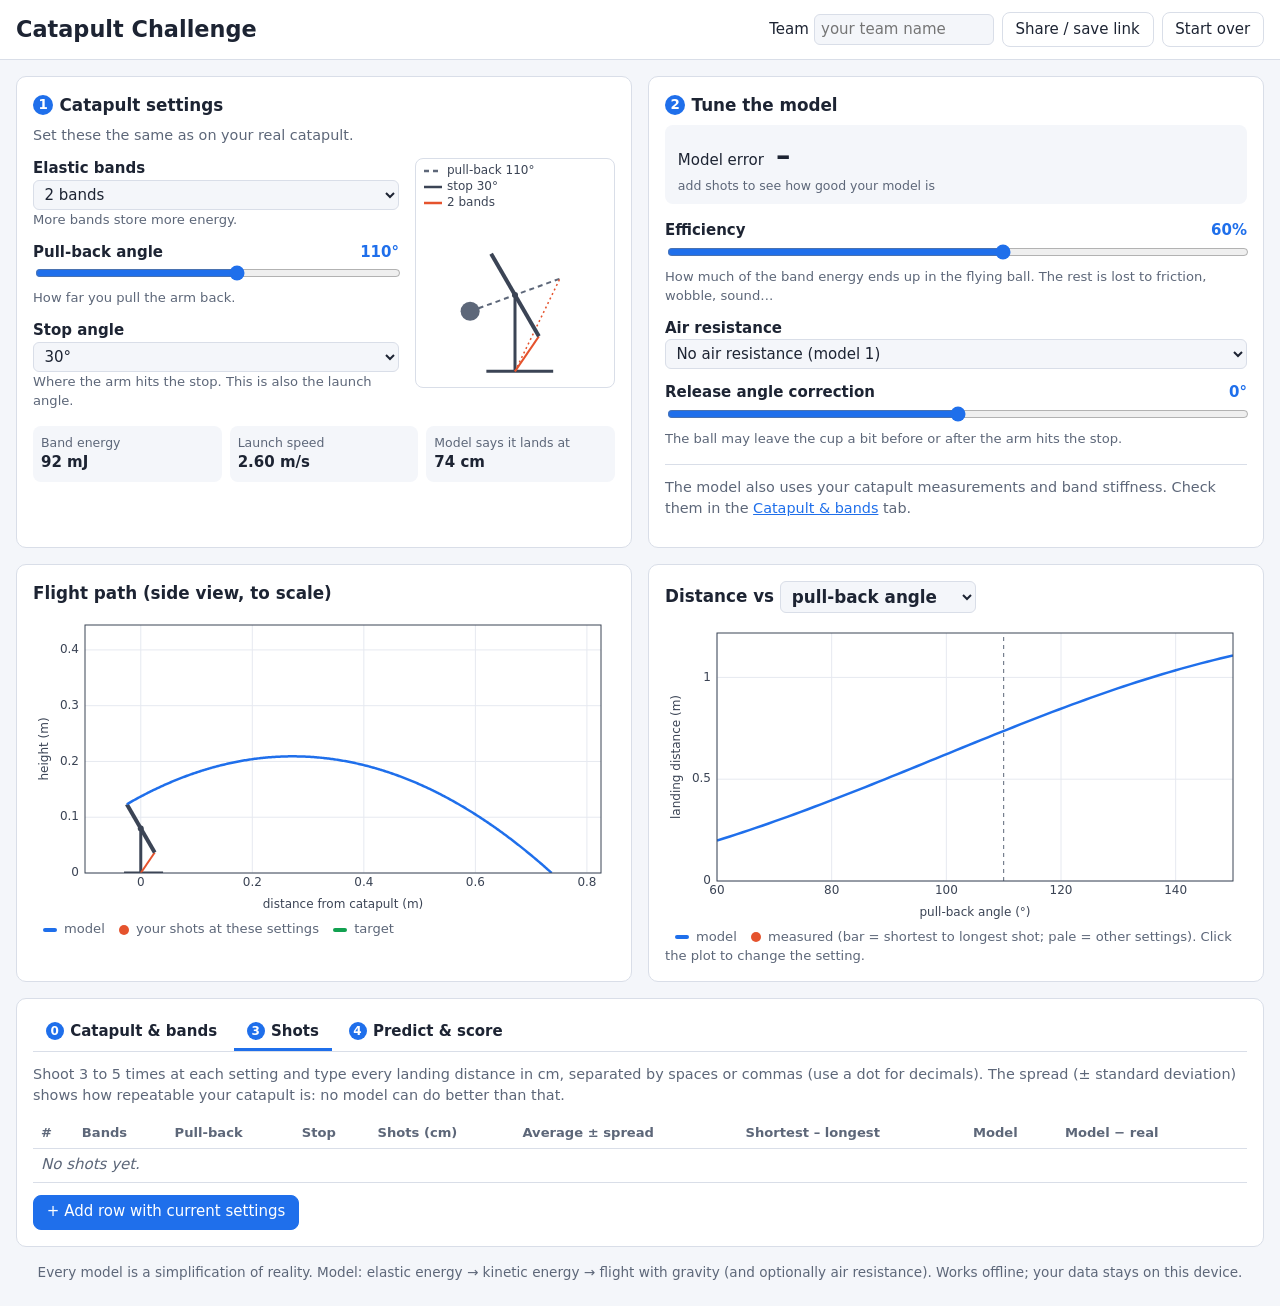
<file: web/index.html>
<!doctype html>
<html lang="en">
  <head>
    <meta charset="utf-8" />
    <meta name="viewport" content="width=device-width, initial-scale=1" />
    <title>Catapult Challenge</title>
    <meta name="description" content="Fit a physics model to your catapult measurements and predict where the ball lands." />
    <link rel="stylesheet" href="css/style.css" />
  </head>
  <body>
    <header class="topbar">
      <h1 id="app-title">Catapult Challenge</h1>
      <div class="topbar-actions">
        <label class="team">Team <input id="team-name" type="text" maxlength="40" placeholder="your team name" autocomplete="off" /></label>
        <button id="share-btn" type="button">Share / save link</button>
        <a id="scoreboard-link" class="button-link" hidden target="_blank" rel="noopener">Scoreboard</a>
        <button id="reset-btn" type="button" class="danger">Start over</button>
      </div>
    </header>
    <div id="share-box" class="share-box" hidden>
      <label for="share-url">Bookmark this link or send it to your teammates. It contains all your data.</label>
      <input id="share-url" type="text" readonly />
    </div>

    <main class="layout">
      <section class="panel" aria-labelledby="settings-h">
        <h2 id="settings-h"><span class="step">1</span> Catapult settings</h2>
        <p class="hint">Set these the same as on your real catapult.</p>
        <div class="settings-grid">
          <div id="settings-controls" class="controls"></div>
          <canvas id="catapult-sketch" class="sketch" aria-label="Sketch of the catapult at the current settings" role="img"></canvas>
        </div>
        <dl class="readout">
          <div><dt>Band energy</dt><dd id="out-energy">–</dd></div>
          <div><dt>Launch speed</dt><dd id="out-speed">–</dd></div>
          <div><dt>Model says it lands at</dt><dd id="out-range">–</dd></div>
        </dl>
      </section>

      <section class="panel" aria-labelledby="fit-h">
        <h2 id="fit-h"><span class="step">2</span> Tune the model</h2>
        <div class="fit-score" aria-live="polite">
          <span>Model error</span>
          <strong id="rms">–</strong>
          <small id="rms-note">add measurements to see how good your model is</small>
        </div>
        <div id="fit-controls" class="controls"></div>
        <p class="hint tip">
          The model also uses your catapult measurements and band stiffness. Check them in the
          <button type="button" class="link" id="goto-catapult">Catapult &amp; bands</button> tab.
        </p>
      </section>

      <section class="panel plot-panel" aria-labelledby="traj-h">
        <h2 id="traj-h">Flight path (side view, to scale)</h2>
        <canvas id="traj-plot" class="plot" role="img" aria-label="Trajectory of the ball"></canvas>
        <p class="legend">
          <span class="swatch model"></span> model
          <span class="swatch data"></span> your shots at these settings
          <span class="swatch target"></span> target
        </p>
      </section>

      <section class="panel plot-panel" aria-labelledby="range-h">
        <h2 id="range-h">
          Distance vs
          <select id="x-axis" aria-label="Horizontal axis">
            <option value="pullBackDeg">pull-back angle</option>
            <option value="stopDeg">stop angle</option>
            <option value="bands">number of bands</option>
          </select>
        </h2>
        <canvas id="range-plot" class="plot" role="img" aria-label="Landing distance against a setting"></canvas>
        <p class="legend">
          <span class="swatch model"></span> model
          <span class="swatch data"></span> measured (bar = shortest to longest shot; pale = other settings).
          Click the plot to change the setting.
        </p>
      </section>

      <section class="panel wide" aria-label="Measurements and predictions">
        <div class="tabs" role="tablist">
          <button role="tab" id="tab-catapult" aria-selected="false" aria-controls="pane-catapult"><span class="step">0</span> Catapult &amp; bands</button>
          <button role="tab" id="tab-measure" aria-selected="true" aria-controls="pane-measure"><span class="step">3</span> Shots</button>
          <button role="tab" id="tab-predict" aria-selected="false" aria-controls="pane-predict"><span class="step">4</span> Predict &amp; score</button>
        </div>

        <div id="pane-catapult" role="tabpanel" aria-labelledby="tab-catapult" hidden>
          <div class="catapult-grid">
            <div>
              <h3>Measure your catapult</h3>
              <p class="hint">
                These are the starting values. Are they right? Measure your own catapult with a ruler and scales and
                correct them. Lengths are measured from the centre of the pivot.
              </p>
              <div id="catapult-form" class="form-grid"></div>
              <dl class="readout compact">
                <div><dt>Arm inertia</dt><dd id="out-inertia">–</dd></div>
                <div><dt>Effective mass (ball + arm)</dt><dd id="out-meff">–</dd></div>
              </dl>
              <p class="hint">
                The arm also has to be accelerated, so it acts like extra mass: the effective mass. A heavy arm wastes
                energy that could have gone into the ball.
              </p>
              <button id="catapult-reset" type="button">Restore starting values</button>
            </div>
            <div>
              <h3>How stiff is one elastic band?</h3>
              <p class="hint">
                Hang one band from a hook. Hang different weights from it and measure the length of the band each time.
                The tool fits a straight line (Hooke's law: F = k · stretch). Rubber is not a perfect spring, so check
                how well the line fits.
              </p>
              <div class="table-wrap">
                <table id="calib-table">
                  <thead><tr><th>#</th><th>Weight (g)</th><th>Band length (cm)</th><th>Force (N)</th><th></th></tr></thead>
                  <tbody></tbody>
                </table>
              </div>
              <button id="add-calib" type="button">+ Add weight</button>
              <canvas id="calib-plot" class="plot small" role="img" aria-label="Force against band length with the fitted line"></canvas>
              <div id="calib-result" class="prediction" aria-live="polite"></div>
            </div>
          </div>
        </div>

        <div id="pane-measure" role="tabpanel" aria-labelledby="tab-measure">
          <p class="hint">
            Shoot 3 to 5 times at each setting and type every landing distance in cm, separated by spaces or commas
            (use a dot for decimals). The spread (± standard deviation) shows how repeatable your catapult is: no
            model can do better than that.
          </p>
          <div class="table-wrap">
            <table id="measure-table">
              <thead>
                <tr>
                  <th>#</th><th>Bands</th><th>Pull-back</th><th>Stop</th><th>Shots (cm)</th>
                  <th>Average ± spread</th><th>Shortest – longest</th><th>Model</th><th>Model − real</th><th></th>
                </tr>
              </thead>
              <tbody></tbody>
            </table>
          </div>
          <button id="add-measurement" type="button" class="primary">+ Add row with current settings</button>
        </div>

        <div id="pane-predict" role="tabpanel" aria-labelledby="tab-predict" hidden>
          <p class="hint">
            Pick a target, let your model find the pull-back angle, set your catapult and lock in the prediction
            <strong>before</strong> you shoot. Then enter where the ball really landed.
          </p>
          <div class="predict-row">
            <div id="target-buttons" class="target-buttons"></div>
            <label>or target distance <input id="target-cm" type="number" min="1" step="1" inputmode="decimal" /> cm</label>
          </div>
          <div id="prediction" class="prediction" aria-live="polite"></div>
          <div class="table-wrap">
            <table id="predict-table">
              <thead>
                <tr>
                  <th>#</th><th>Target</th><th>Setting</th><th>Model said</th><th>Real landing (cm)</th>
                  <th>Miss</th><th>Points</th><th></th>
                </tr>
              </thead>
              <tbody></tbody>
              <tfoot><tr><td colspan="6">Total</td><td id="total-points">0</td><td></td></tr></tfoot>
            </table>
          </div>
        </div>
      </section>
    </main>

    <footer class="footer">
      Every model is a simplification of reality. Model: elastic energy → kinetic energy → flight with gravity
      (and optionally air resistance). Works offline; your data stays on this device.
    </footer>

    <script src="js/config.js"></script>
    <script src="js/model.js"></script>
    <script src="js/analysis.js"></script>
    <script src="js/storage.js"></script>
    <script src="js/plot.js"></script>
    <script src="js/app.js"></script>
  </body>
</html>
</file>
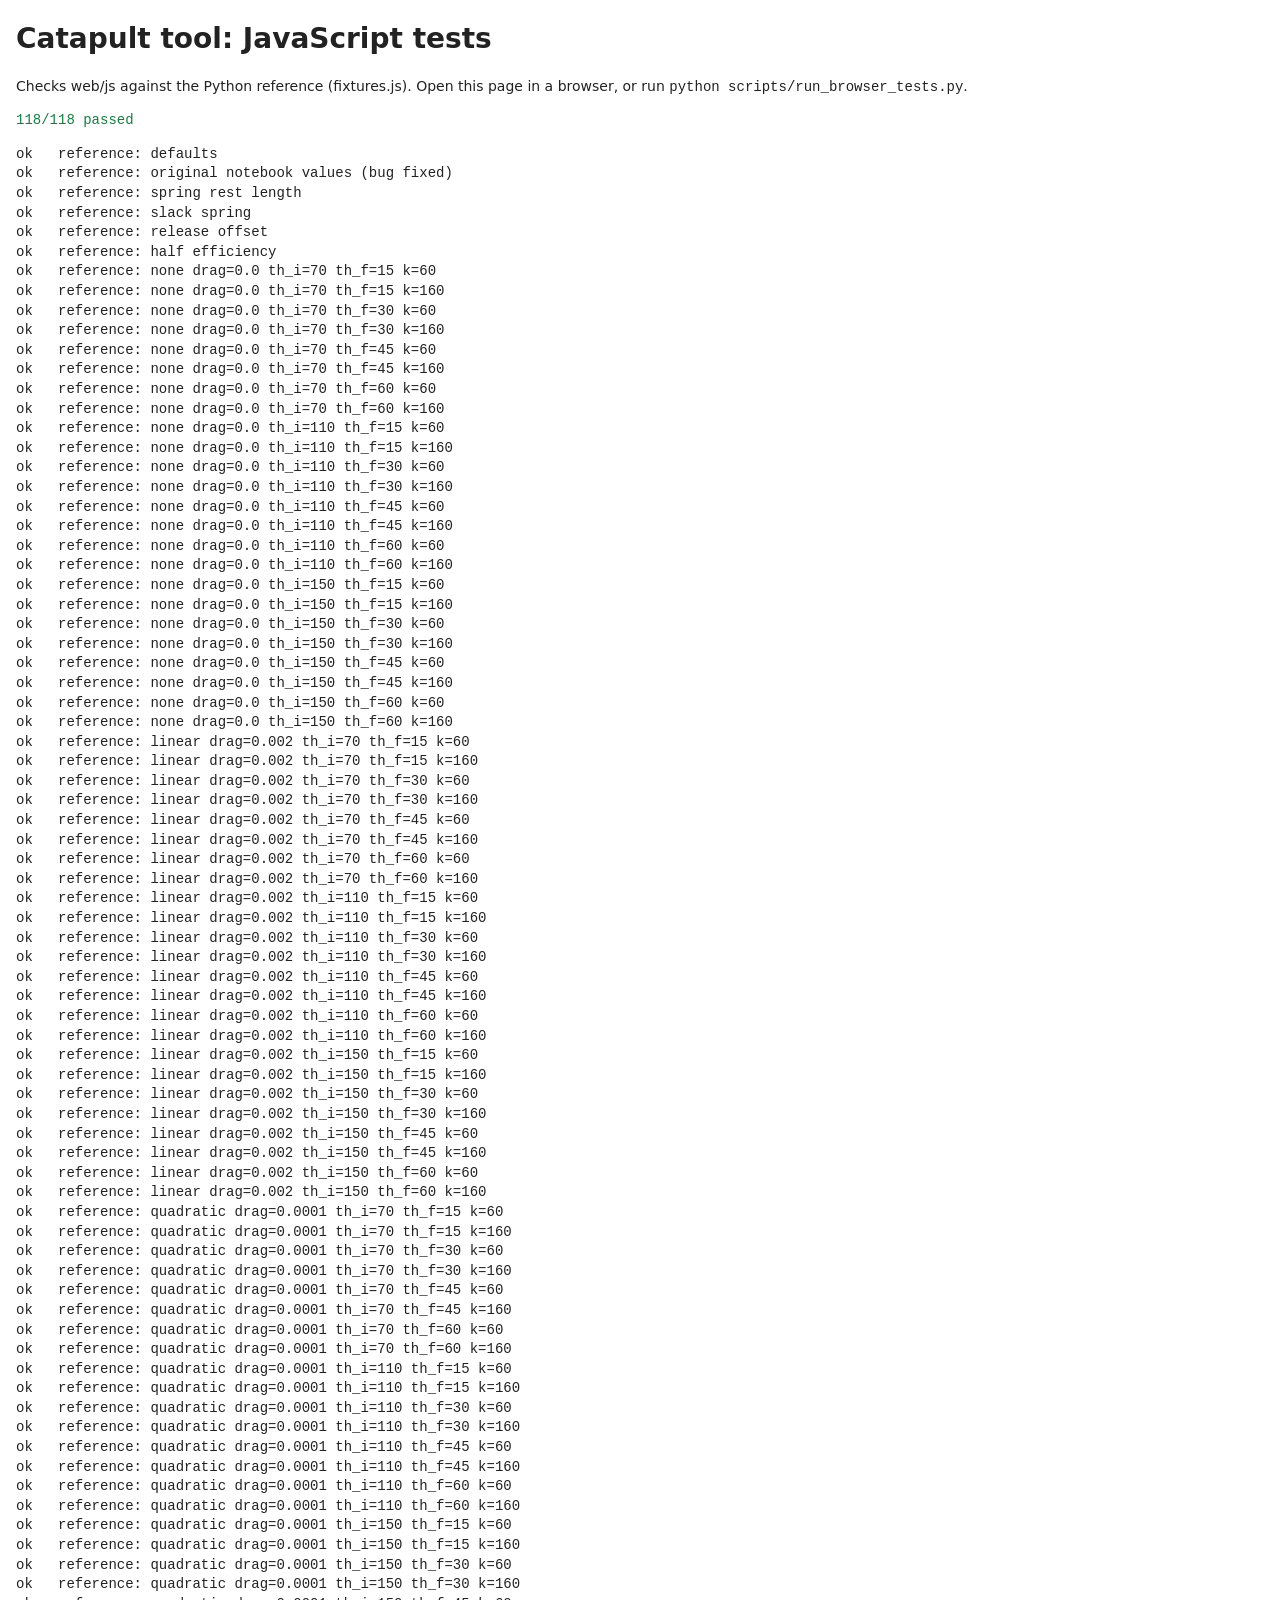
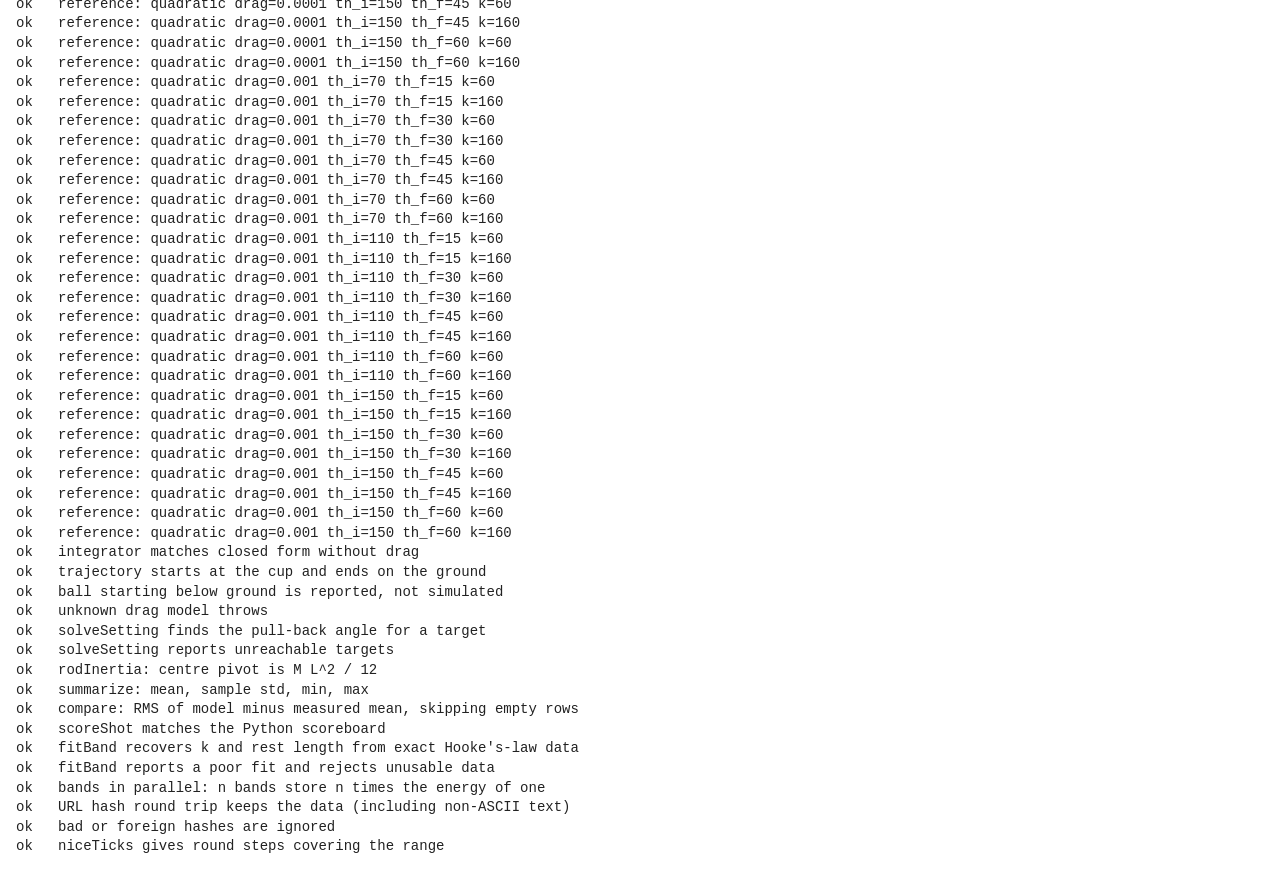
<file: web/tests/index.html>
<!doctype html>
<html lang="en">
  <head>
    <meta charset="utf-8" />
    <meta name="viewport" content="width=device-width, initial-scale=1" />
    <title>Catapult tests</title>
    <style>
      body { font: 14px/1.4 system-ui, sans-serif; margin: 16px; background: #fff; color: #222; }
      .pass { color: #12803f; }
      .fail { color: #c62828; font-weight: 700; }
      pre { white-space: pre-wrap; }
    </style>
  </head>
  <body>
    <h1>Catapult tool: JavaScript tests</h1>
    <p>Checks web/js against the Python reference (fixtures.js). Open this page in a browser, or run
      <code>python scripts/run_browser_tests.py</code>.</p>
    <pre id="summary" data-status="running">running…</pre>
    <pre id="log"></pre>

    <script src="../js/model.js"></script>
    <script src="../js/analysis.js"></script>
    <script src="../js/storage.js"></script>
    <script src="../js/plot.js"></script>
    <script src="fixtures.js"></script>
    <script src="tests.js"></script>
  </body>
</html>
</file>
<file: web/css/style.css>
:root {
  --bg: #f4f6fa;
  --panel: #ffffff;
  --ink: #1d2433;
  --muted: #5d6779;
  --line: #d9dee8;
  --accent: #1f6feb;
  --accent-ink: #ffffff;
  --model: #1f6feb;
  --data: #e5532d;
  --target: #12a150;
  --good: #12a150;
  --ok: #c98a00;
  --bad: #d13b2a;
  --plot-ink: #3b4455;
  --plot-grid: #e6e9f0;
  --radius: 10px;
  color-scheme: light;
}

@media (prefers-color-scheme: dark) {
  :root:not([data-theme="light"]) {
    --bg: #12151c;
    --panel: #1b2029;
    --ink: #e7eaf0;
    --muted: #9aa3b5;
    --line: #2d3443;
    --accent: #4c8dff;
    --model: #5c9dff;
    --data: #ff7a52;
    --target: #3ccf7a;
    --plot-ink: #c4cad6;
    --plot-grid: #2a303c;
    color-scheme: dark;
  }
}

* {
  box-sizing: border-box;
}

[hidden] {
  display: none !important;
}

body {
  margin: 0;
  background: var(--bg);
  color: var(--ink);
  font: 15px/1.45 system-ui, -apple-system, "Segoe UI", Roboto, sans-serif;
}

h1 {
  font-size: 1.4rem;
  margin: 0;
}

h2 {
  font-size: 1.05rem;
  margin: 0 0 0.5rem;
  display: flex;
  align-items: center;
  gap: 0.4rem;
}

.step {
  display: inline-grid;
  place-items: center;
  width: 1.5em;
  height: 1.5em;
  border-radius: 50%;
  background: var(--accent);
  color: var(--accent-ink);
  font-size: 0.8em;
  font-weight: 700;
}

.hint {
  color: var(--muted);
  font-size: 0.9rem;
  margin: 0 0 0.75rem;
}

button,
.button-link,
select,
input {
  font: inherit;
  color: inherit;
}

button,
.button-link {
  border: 1px solid var(--line);
  background: var(--panel);
  border-radius: 8px;
  padding: 0.35rem 0.8rem;
  cursor: pointer;
  text-decoration: none;
}

button:hover,
.button-link:hover {
  border-color: var(--accent);
}

button.primary {
  background: var(--accent);
  border-color: var(--accent);
  color: var(--accent-ink);
}

button.danger:hover {
  border-color: var(--bad);
  color: var(--bad);
}

input[type="text"],
input[type="number"],
select {
  border: 1px solid var(--line);
  background: var(--bg);
  border-radius: 6px;
  padding: 0.25rem 0.4rem;
}

input[type="number"] {
  width: 6.5em;
}

:focus-visible {
  outline: 2px solid var(--accent);
  outline-offset: 2px;
}

/* Layout */

.topbar {
  display: flex;
  flex-wrap: wrap;
  align-items: center;
  justify-content: space-between;
  gap: 0.75rem;
  padding: 0.75rem 16px;
  background: var(--panel);
  border-bottom: 1px solid var(--line);
}

.topbar-actions {
  display: flex;
  flex-wrap: wrap;
  align-items: center;
  gap: 0.5rem;
}

.team input {
  width: 12em;
}

.share-box {
  padding: 0.6rem 16px;
  background: var(--panel);
  border-bottom: 1px solid var(--line);
  display: grid;
  gap: 0.3rem;
  font-size: 0.9rem;
}

.share-box input {
  width: 100%;
}

.layout {
  display: grid;
  grid-template-columns: repeat(2, minmax(0, 1fr));
  gap: 16px;
  padding: 16px;
  max-width: 1400px;
  margin: 0 auto;
}

.panel {
  background: var(--panel);
  border: 1px solid var(--line);
  border-radius: var(--radius);
  padding: 1rem;
  min-width: 0;
}

.panel.wide {
  grid-column: 1 / -1;
}

@media (max-width: 860px) {
  .layout {
    grid-template-columns: minmax(0, 1fr);
  }
}

.footer {
  color: var(--muted);
  font-size: 0.85rem;
  text-align: center;
  padding: 0 16px 24px;
}

/* Controls */

.controls {
  display: grid;
  gap: 0.8rem;
}

.control label {
  display: flex;
  justify-content: space-between;
  gap: 0.5rem;
  font-weight: 600;
}

.control output {
  font-variant-numeric: tabular-nums;
  font-weight: 700;
  color: var(--accent);
}

.control input[type="range"] {
  width: 100%;
  accent-color: var(--accent);
}

.control select {
  width: 100%;
}

.control .help {
  color: var(--muted);
  font-size: 0.82rem;
}

.settings-grid {
  display: grid;
  grid-template-columns: minmax(0, 1fr) 200px;
  gap: 1rem;
  align-items: start;
}

@media (max-width: 480px) {
  .settings-grid {
    grid-template-columns: minmax(0, 1fr);
  }
}

.sketch {
  width: 100%;
  height: 230px;
  border: 1px solid var(--line);
  border-radius: 8px;
}

.readout {
  display: grid;
  grid-template-columns: repeat(3, minmax(0, 1fr));
  gap: 0.5rem;
  margin: 1rem 0 0;
}

.readout div {
  background: var(--bg);
  border-radius: 8px;
  padding: 0.5rem;
}

.readout dt {
  font-size: 0.78rem;
  color: var(--muted);
}

.readout dd {
  margin: 0;
  font-weight: 700;
  font-variant-numeric: tabular-nums;
}

.fit-score {
  display: grid;
  grid-template-columns: auto 1fr;
  align-items: baseline;
  column-gap: 0.75rem;
  background: var(--bg);
  border-radius: 8px;
  padding: 0.6rem 0.8rem;
  margin-bottom: 1rem;
}

.fit-score strong {
  font-size: 1.8rem;
  font-variant-numeric: tabular-nums;
}

.fit-score small {
  grid-column: 1 / -1;
  color: var(--muted);
}

.fit-score.good strong {
  color: var(--good);
}

.fit-score.ok strong {
  color: var(--ok);
}

.fit-score.bad strong {
  color: var(--bad);
}

.tip {
  margin-top: 1rem;
  border-top: 1px solid var(--line);
  padding-top: 0.75rem;
}

button.link {
  border: none;
  background: none;
  padding: 0;
  color: var(--accent);
  text-decoration: underline;
  font-size: inherit;
}

.muted {
  color: var(--muted);
}

/* Catapult & bands tab */

h3 {
  font-size: 1rem;
  margin: 0 0 0.4rem;
}

.catapult-grid {
  display: grid;
  grid-template-columns: repeat(2, minmax(0, 1fr));
  gap: 1.5rem;
}

@media (max-width: 860px) {
  .catapult-grid {
    grid-template-columns: minmax(0, 1fr);
  }
}

.form-grid {
  display: grid;
  grid-template-columns: repeat(auto-fill, minmax(190px, 1fr));
  gap: 0.6rem 1rem;
  margin-bottom: 0.5rem;
}

.form-grid label {
  display: grid;
  gap: 0.15rem;
  font-size: 0.85rem;
  font-weight: 600;
}

.with-unit {
  display: flex;
  align-items: center;
  gap: 0.35rem;
  font-weight: 400;
  color: var(--muted);
}

.with-unit input {
  flex: 1;
  min-width: 0;
}

input.invalid {
  border-color: var(--bad);
}

.readout.compact {
  grid-template-columns: repeat(2, minmax(0, 1fr));
  margin: 0.5rem 0;
}

.plot.small {
  height: 220px;
  margin: 0.75rem 0;
}

#calib-table input {
  width: 6em;
}

/* Plots */

.plot {
  width: 100%;
  height: 300px;
  display: block;
}

#range-plot {
  cursor: crosshair;
}

.legend {
  font-size: 0.82rem;
  color: var(--muted);
  margin: 0.4rem 0 0;
}

.swatch {
  display: inline-block;
  width: 14px;
  height: 4px;
  vertical-align: middle;
  margin: 0 0.2rem 0 0.6rem;
  border-radius: 2px;
}

.swatch.model {
  background: var(--model);
}

.swatch.data {
  background: var(--data);
  height: 10px;
  width: 10px;
  border-radius: 50%;
}

.swatch.target {
  background: var(--target);
}

/* Tables */

.tabs {
  display: flex;
  gap: 0.25rem;
  border-bottom: 1px solid var(--line);
  margin-bottom: 0.75rem;
}

.tabs button {
  border: none;
  border-bottom: 3px solid transparent;
  border-radius: 0;
  background: none;
  font-weight: 600;
  display: flex;
  align-items: center;
  gap: 0.4rem;
}

.tabs button[aria-selected="true"] {
  border-bottom-color: var(--accent);
}

.table-wrap {
  overflow-x: auto;
  margin-bottom: 0.75rem;
}

table {
  border-collapse: collapse;
  width: 100%;
  font-variant-numeric: tabular-nums;
}

th,
td {
  text-align: left;
  padding: 0.35rem 0.5rem;
  border-bottom: 1px solid var(--line);
  white-space: nowrap;
}

th {
  font-size: 0.82rem;
  color: var(--muted);
  font-weight: 600;
}

td input.shots {
  width: 14em;
}

td input.invalid {
  border-color: var(--bad);
}

tfoot td {
  font-weight: 700;
  border-bottom: none;
}

.icon-btn {
  padding: 0.1rem 0.5rem;
}

.empty {
  color: var(--muted);
  font-style: italic;
}

/* Prediction */

.predict-row {
  display: flex;
  flex-wrap: wrap;
  align-items: center;
  gap: 0.75rem;
  margin-bottom: 0.75rem;
}

.target-buttons {
  display: flex;
  flex-wrap: wrap;
  gap: 0.4rem;
}

.target-buttons button[aria-pressed="true"] {
  background: var(--target);
  border-color: var(--target);
  color: #fff;
}

.prediction {
  background: var(--bg);
  border-radius: 8px;
  padding: 0.75rem;
  margin-bottom: 0.75rem;
}

.prediction:empty {
  display: none;
}

.prediction p {
  margin: 0 0 0.5rem;
}

.prediction .big {
  font-size: 1.3rem;
  font-weight: 700;
}

.prediction .warn {
  color: var(--bad);
}

.prediction .actions {
  display: flex;
  flex-wrap: wrap;
  gap: 0.5rem;
}

.points-10 {
  color: var(--good);
  font-weight: 700;
}
</file>
